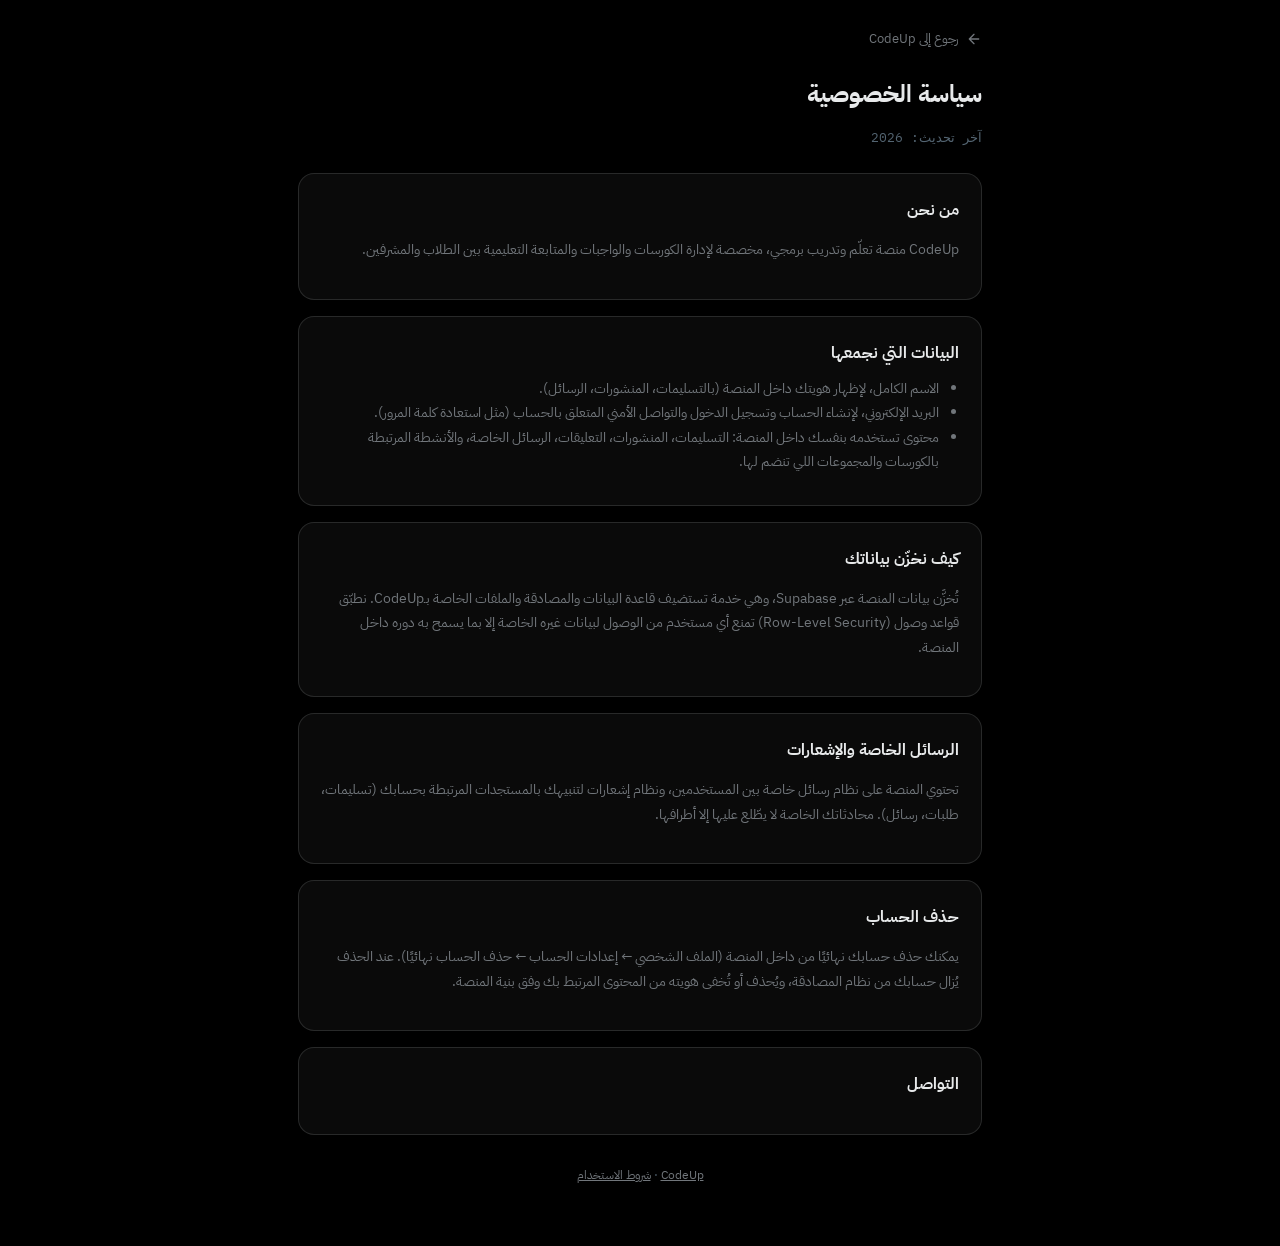
<file: privacy.html>
<!DOCTYPE html>
<html dir="rtl" lang="ar">
<head>
<meta charset="UTF-8">
<meta name="viewport" content="width=device-width, initial-scale=1.0">
<title>سياسة الخصوصية — CodeUp</title>
<link rel="icon" type="image/svg+xml" href="codeup-logo.svg">
<link rel="preconnect" href="https://fonts.googleapis.com">
<link href="https://fonts.googleapis.com/css2?family=IBM+Plex+Sans+Arabic:wght@400;500;600;700&family=IBM+Plex+Mono:wght@400;500;600&display=swap" rel="stylesheet">
<style>
:root{
  --bg0:#000000; --bg1:#000000; --bg2:#16181C;
  --ink:#E7E9EA; --ink60:#71767B; --ink40:#536471;
  --line:rgba(239,243,244,.13); --line-strong:rgba(239,243,244,.24);
  --surface:rgba(239,243,244,.04); --surface-solid:#16181C;
  --accent:#1D9BF0; --accent-ink:#FFFFFF; --accent-deep:#1A8CD8;
}
*{box-sizing:border-box}
body{margin:0;background:var(--bg0);color:var(--ink);font-family:'IBM Plex Sans Arabic',system-ui,sans-serif;line-height:1.75}
.wrap{max-width:720px;margin:0 auto;padding:28px 18px 60px}
.topLink{display:inline-flex;align-items:center;gap:8px;color:var(--ink60);text-decoration:none;font-size:13px;margin-bottom:22px}
.topLink:hover{color:var(--accent)}
h1{font-size:24px;margin:0 0 6px}
.updated{color:var(--ink40);font-size:12.5px;margin-bottom:24px;font-family:'IBM Plex Mono',monospace}
.card{background:var(--surface);border:1px solid var(--line);border-radius:16px;padding:22px;margin-bottom:16px}
h2{font-size:16px;margin:0 0 10px;color:var(--ink)}
p,li{color:var(--ink60);font-size:14px}
ul{padding-inline-start:20px;margin:8px 0}
footer{margin-top:30px;text-align:center;color:var(--ink40);font-size:12px}
footer a{color:var(--ink60)}
</style>
</head>
<body>
<div class="wrap">
  <a class="topLink" href="index.html">
    <svg width="16" height="16" viewBox="0 0 24 24" fill="none" stroke="currentColor" stroke-width="2" stroke-linecap="round" stroke-linejoin="round"><path d="M19 12H5M12 19l-7-7 7-7"/></svg>
    رجوع إلى CodeUp
  </a>
  <h1>سياسة الخصوصية</h1>
  <p class="updated">آخر تحديث: 2026</p>

  <div class="card">
    <h2>من نحن</h2>
    <p>CodeUp منصة تعلّم وتدريب برمجي، مخصصة لإدارة الكورسات والواجبات والمتابعة التعليمية بين الطلاب والمشرفين.</p>
  </div>

  <div class="card">
    <h2>البيانات التي نجمعها</h2>
    <ul>
      <li>الاسم الكامل، لإظهار هويتك داخل المنصة (بالتسليمات، المنشورات، الرسائل).</li>
      <li>البريد الإلكتروني، لإنشاء الحساب وتسجيل الدخول والتواصل الأمني المتعلق بالحساب (مثل استعادة كلمة المرور).</li>
      <li>محتوى تستخدمه بنفسك داخل المنصة: التسليمات، المنشورات، التعليقات، الرسائل الخاصة، والأنشطة المرتبطة بالكورسات والمجموعات اللي تنضم لها.</li>
    </ul>
  </div>

  <div class="card">
    <h2>كيف نخزّن بياناتك</h2>
    <p>تُخزَّن بيانات المنصة عبر Supabase، وهي خدمة تستضيف قاعدة البيانات والمصادقة والملفات الخاصة بـCodeUp. نطبّق قواعد وصول (Row-Level Security) تمنع أي مستخدم من الوصول لبيانات غيره الخاصة إلا بما يسمح به دوره داخل المنصة.</p>
  </div>

  <div class="card">
    <h2>الرسائل الخاصة والإشعارات</h2>
    <p>تحتوي المنصة على نظام رسائل خاصة بين المستخدمين، ونظام إشعارات لتنبيهك بالمستجدات المرتبطة بحسابك (تسليمات، طلبات، رسائل). محادثاتك الخاصة لا يطّلع عليها إلا أطرافها.</p>
  </div>

  <div class="card">
    <h2>حذف الحساب</h2>
    <p>يمكنك حذف حسابك نهائيًا من داخل المنصة (الملف الشخصي ← إعدادات الحساب ← حذف الحساب نهائيًا). عند الحذف يُزال حسابك من نظام المصادقة، ويُحذف أو تُخفى هويته من المحتوى المرتبط بك وفق بنية المنصة.</p>
  </div>

  <div class="card">
    <h2>التواصل</h2>
    <p><!-- TODO: أضف وسيلة التواصل الرسمية قبل النشر --></p>
  </div>

  <footer>
    <a href="index.html">CodeUp</a> · <a href="terms.html">شروط الاستخدام</a>
  </footer>
</div>
</body>
</html>
</file>
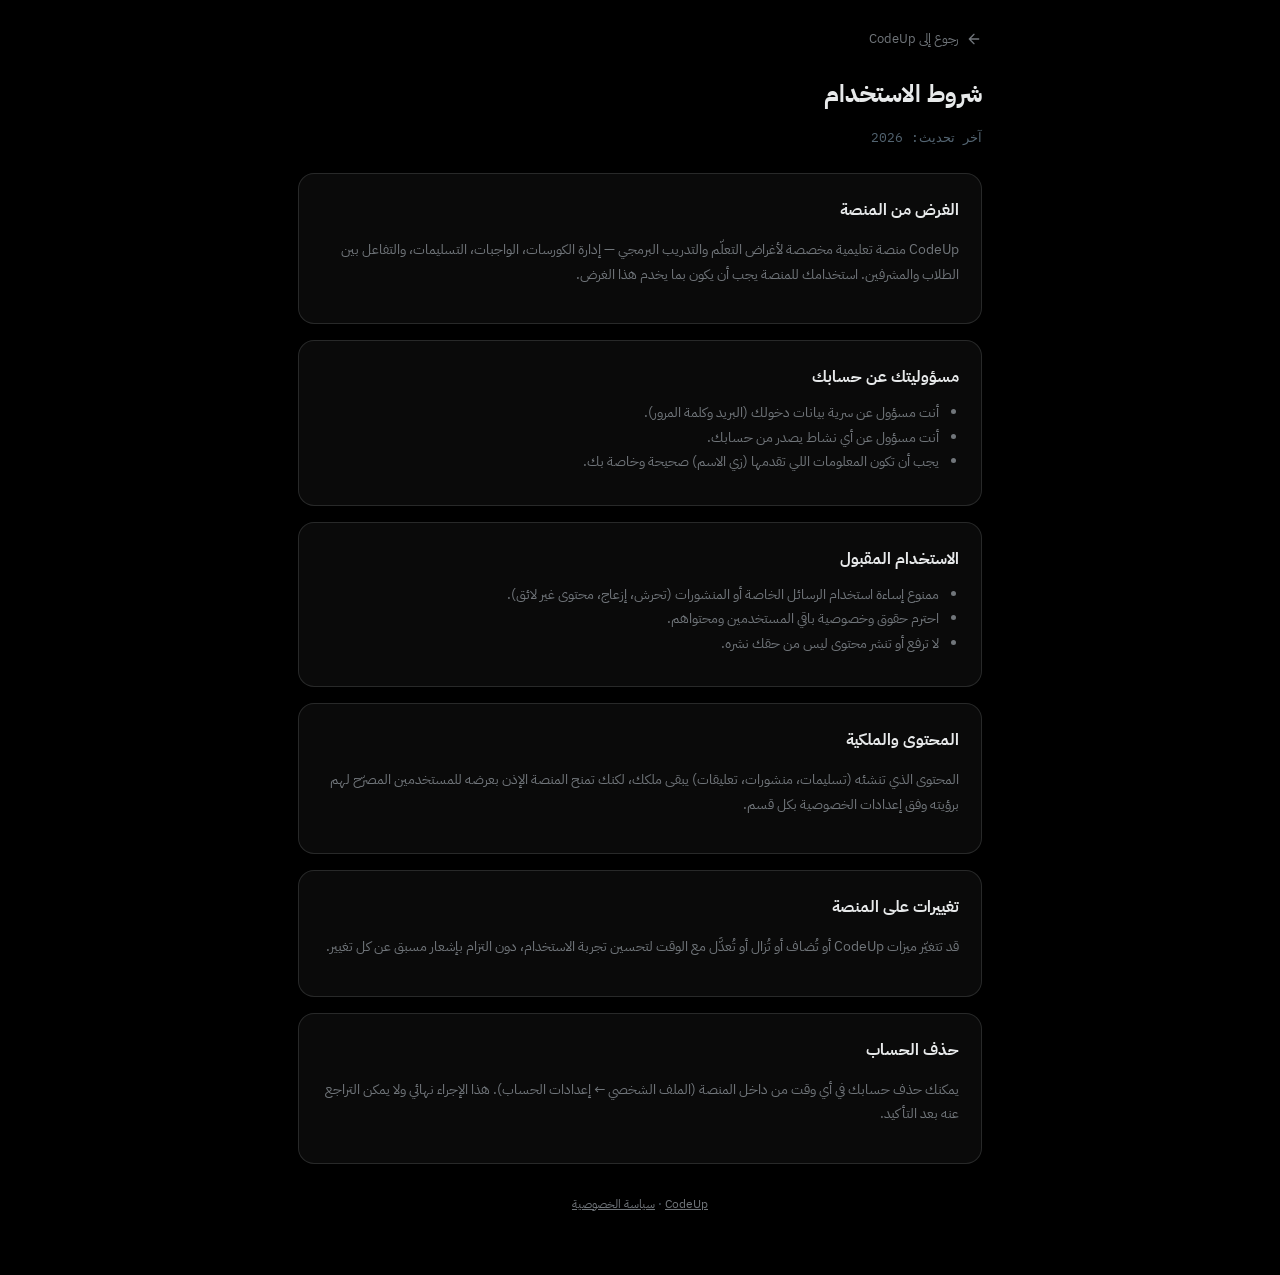
<file: terms.html>
<!DOCTYPE html>
<html dir="rtl" lang="ar">
<head>
<meta charset="UTF-8">
<meta name="viewport" content="width=device-width, initial-scale=1.0">
<title>شروط الاستخدام — CodeUp</title>
<link rel="icon" type="image/svg+xml" href="codeup-logo.svg">
<link rel="preconnect" href="https://fonts.googleapis.com">
<link href="https://fonts.googleapis.com/css2?family=IBM+Plex+Sans+Arabic:wght@400;500;600;700&family=IBM+Plex+Mono:wght@400;500;600&display=swap" rel="stylesheet">
<style>
:root{
  --bg0:#000000; --bg1:#000000; --bg2:#16181C;
  --ink:#E7E9EA; --ink60:#71767B; --ink40:#536471;
  --line:rgba(239,243,244,.13); --line-strong:rgba(239,243,244,.24);
  --surface:rgba(239,243,244,.04); --surface-solid:#16181C;
  --accent:#1D9BF0; --accent-ink:#FFFFFF; --accent-deep:#1A8CD8;
}
*{box-sizing:border-box}
body{margin:0;background:var(--bg0);color:var(--ink);font-family:'IBM Plex Sans Arabic',system-ui,sans-serif;line-height:1.75}
.wrap{max-width:720px;margin:0 auto;padding:28px 18px 60px}
.topLink{display:inline-flex;align-items:center;gap:8px;color:var(--ink60);text-decoration:none;font-size:13px;margin-bottom:22px}
.topLink:hover{color:var(--accent)}
h1{font-size:24px;margin:0 0 6px}
.updated{color:var(--ink40);font-size:12.5px;margin-bottom:24px;font-family:'IBM Plex Mono',monospace}
.card{background:var(--surface);border:1px solid var(--line);border-radius:16px;padding:22px;margin-bottom:16px}
h2{font-size:16px;margin:0 0 10px;color:var(--ink)}
p,li{color:var(--ink60);font-size:14px}
ul{padding-inline-start:20px;margin:8px 0}
footer{margin-top:30px;text-align:center;color:var(--ink40);font-size:12px}
footer a{color:var(--ink60)}
</style>
</head>
<body>
<div class="wrap">
  <a class="topLink" href="index.html">
    <svg width="16" height="16" viewBox="0 0 24 24" fill="none" stroke="currentColor" stroke-width="2" stroke-linecap="round" stroke-linejoin="round"><path d="M19 12H5M12 19l-7-7 7-7"/></svg>
    رجوع إلى CodeUp
  </a>
  <h1>شروط الاستخدام</h1>
  <p class="updated">آخر تحديث: 2026</p>

  <div class="card">
    <h2>الغرض من المنصة</h2>
    <p>CodeUp منصة تعليمية مخصصة لأغراض التعلّم والتدريب البرمجي — إدارة الكورسات، الواجبات، التسليمات، والتفاعل بين الطلاب والمشرفين. استخدامك للمنصة يجب أن يكون بما يخدم هذا الغرض.</p>
  </div>

  <div class="card">
    <h2>مسؤوليتك عن حسابك</h2>
    <ul>
      <li>أنت مسؤول عن سرية بيانات دخولك (البريد وكلمة المرور).</li>
      <li>أنت مسؤول عن أي نشاط يصدر من حسابك.</li>
      <li>يجب أن تكون المعلومات اللي تقدمها (زي الاسم) صحيحة وخاصة بك.</li>
    </ul>
  </div>

  <div class="card">
    <h2>الاستخدام المقبول</h2>
    <ul>
      <li>ممنوع إساءة استخدام الرسائل الخاصة أو المنشورات (تحرش، إزعاج، محتوى غير لائق).</li>
      <li>احترم حقوق وخصوصية باقي المستخدمين ومحتواهم.</li>
      <li>لا ترفع أو تنشر محتوى ليس من حقك نشره.</li>
    </ul>
  </div>

  <div class="card">
    <h2>المحتوى والملكية</h2>
    <p>المحتوى الذي تنشئه (تسليمات، منشورات، تعليقات) يبقى ملكك، لكنك تمنح المنصة الإذن بعرضه للمستخدمين المصرّح لهم برؤيته وفق إعدادات الخصوصية بكل قسم.</p>
  </div>

  <div class="card">
    <h2>تغييرات على المنصة</h2>
    <p>قد تتغيّر ميزات CodeUp أو تُضاف أو تُزال أو تُعدَّل مع الوقت لتحسين تجربة الاستخدام، دون التزام بإشعار مسبق عن كل تغيير.</p>
  </div>

  <div class="card">
    <h2>حذف الحساب</h2>
    <p>يمكنك حذف حسابك في أي وقت من داخل المنصة (الملف الشخصي ← إعدادات الحساب). هذا الإجراء نهائي ولا يمكن التراجع عنه بعد التأكيد.</p>
  </div>

  <footer>
    <a href="index.html">CodeUp</a> · <a href="privacy.html">سياسة الخصوصية</a>
  </footer>
</div>
</body>
</html>
</file>
